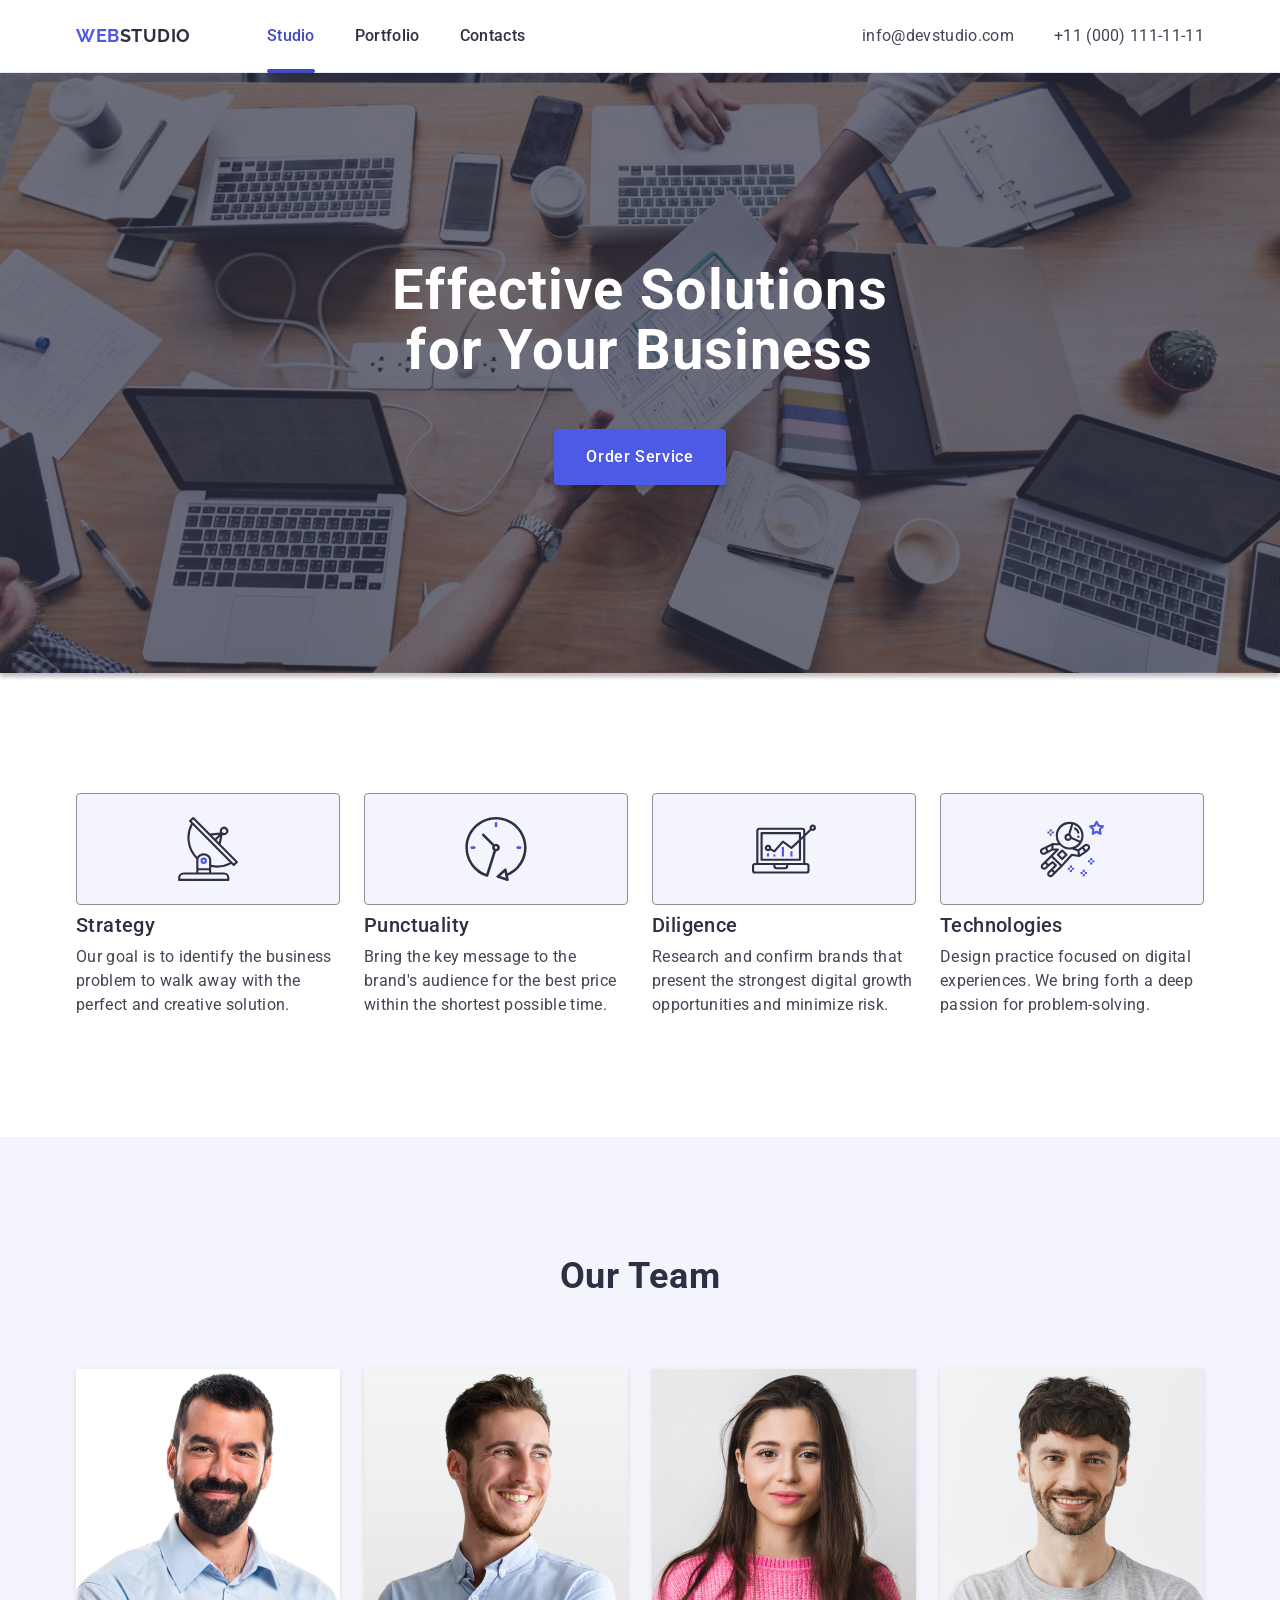
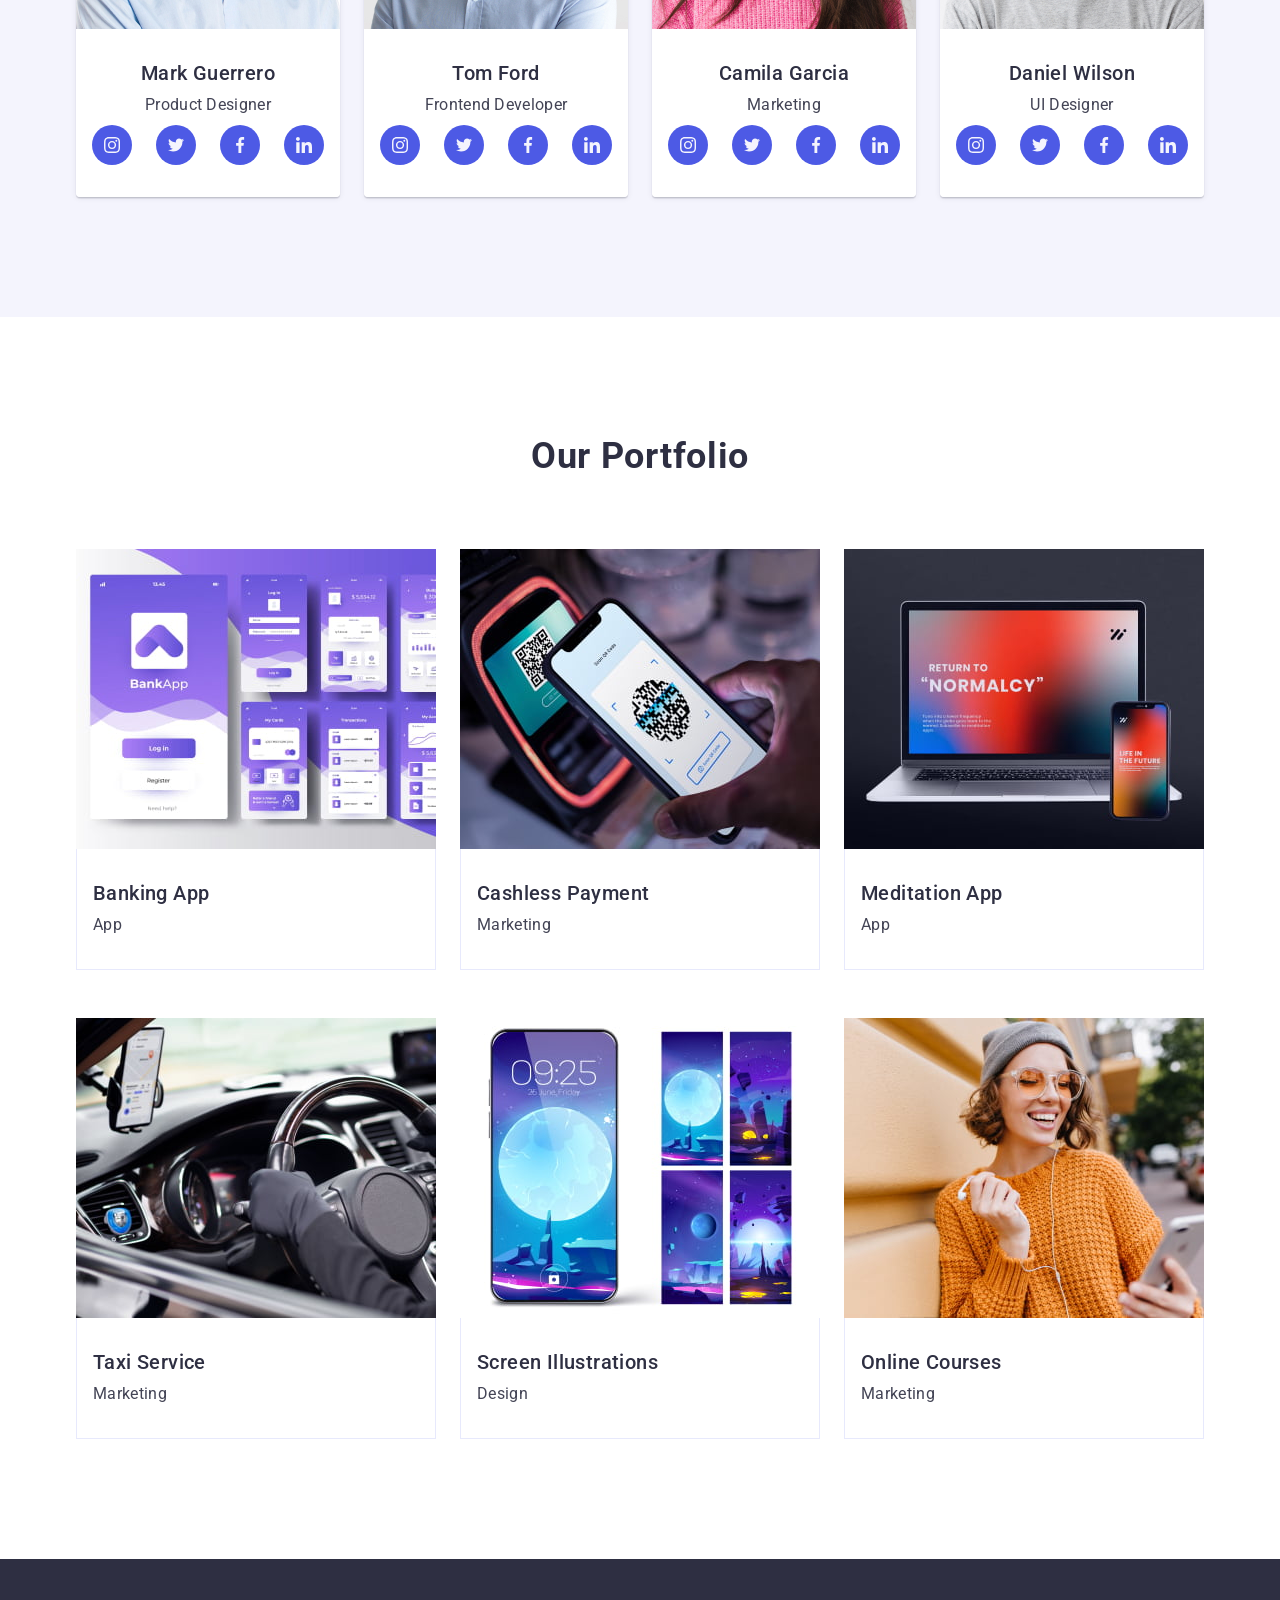
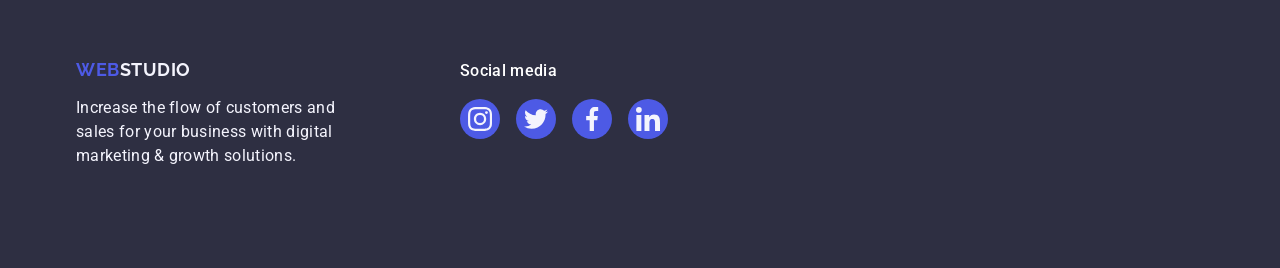
<file: index.html>
<!DOCTYPE html>
<html lang="en">
  <head>
    <meta charset="UTF-8" />
    <meta http-equiv="X-UA-Compatible" content="IE=edge" />
    <meta name="viewport" content="width=device-width, initial-scale=1.0" />
    <title>goit-markup-hw-02</title>
    <link rel="preconnect" href="https://fonts.googleapis.com" />
    <link rel="preconnect" href="https://fonts.gstatic.com" crossorigin />
    <link
      href="https://fonts.googleapis.com/css2?family=Raleway:wght@800&family=Roboto:wght@400;500;700;900&display=swap"
      rel="stylesheet"
    />
    <link
      rel="stylesheet"
      href="https://cdnjs.cloudflare.com/ajax/libs/modern-normalize/1.0.0/modern-normalize.min.css"
    />
    <link rel="stylesheet" href="./css/styles.css" />
  </head>
  <body>
    <!-- header -->
    <header class="header-styles">
      <div class="container header-container">
        <nav class="header-nav">
          <a href="./index.html" class="logo-header logo-style-header"
            >Web<span class="logo-web">Studio</span></a
          >
          <ul class="list-elements nav-list">
            <li>
              <a
                href="./index.html"
                class="navigation-link-styles nav-link-list current-page"
                >Studio</a
              >
            </li>
            <li>
              <a href="" class="navigation-link-styles nav-link-list"
                >Portfolio</a
              >
            </li>
            <li>
              <a href="" class="navigation-link-styles nav-link-list"
                >Contacts</a
              >
            </li>
          </ul>
        </nav>
        <address class="address-style">
          <ul class="list-elements address-list">
            <li>
              <a href="mailto:info@devstudio.com" class="address-styles"
                >info@devstudio.com</a
              >
            </li>
            <li>
              <a href="tel:+110001111111" class="address-styles"
                >+11 (000) 111-11-11</a
              >
            </li>
          </ul>
        </address>
      </div>
    </header>
    <!-- main -->
    <main>
      <!-- section one -->
      <section class="background-clr-sec-one section-hero-position">
        <div class="container">
          <h1 class="hero-title hero-margin">
            Effective Solutions for Your Business
          </h1>
          <button type="button" class="buttons style-but">Order Service</button>
        </div>
      </section>
      <!-- section two -->
      <section class="section">
        <div class="container cont-sec-two">
          <h2 class="visually-hidden">Our advantages</h2>
          <ul class="list-elements sec-two-list">
            <li class="list-section-two">
              <div class="icon-container">
                <svg width="64" height="64">
                  <use href="./images/icons.svg#icon-antenna"></use>
                </svg>
              </div>
              <h3 class="heading-advantages">Strategy</h3>
              <p class="description-advantages">
                Our goal is to identify the business problem to walk away with
                the perfect and creative solution.
              </p>
            </li>
            <li class="list-section-two">
              <div class="icon-container">
                <svg width="64" height="64">
                  <use href="./images/icons.svg#icon-clock"></use>
                </svg>
              </div>
              <h3 class="heading-advantages">Punctuality</h3>
              <p class="description-advantages">
                Bring the key message to the brand's audience for the best price
                within the shortest possible time.
              </p>
            </li>
            <li class="list-section-two">
              <div class="icon-container">
                <svg width="64" height="64">
                  <use href="./images/icons.svg#icon-diagram"></use>
                </svg>
              </div>
              <h3 class="heading-advantages">Diligence</h3>
              <p class="description-advantages">
                Research and confirm brands that present the strongest digital
                growth opportunities and minimize risk.
              </p>
            </li>
            <li class="list-section-two">
              <div class="icon-container">
                <svg width="64" height="64">
                  <use href="./images/icons.svg#icon-astronaut"></use>
                </svg>
              </div>
              <h3 class="heading-advantages">Technologies</h3>
              <p class="description-advantages">
                Design practice focused on digital experiences. We bring forth a
                deep passion for problem-solving.
              </p>
            </li>
          </ul>
        </div>
      </section>
      <!-- section three  -->
      <section class="background-clr-sec-three section">
        <div class="container">
          <h2 class="title-section-three sec-three-pos">Our Team</h2>
          <ul class="list-elements list-card-team">
            <li class="team-cards-color">
              <img
                src="./images/mark-guerrero-opt.jpg"
                alt="Mark Guerrero"
                width="264"
              />
              <div class="text-under-team-card">
                <h3 class="team-names">Mark Guerrero</h3>
                <p class="team-text">Product Designer</p>

                <ul class="list-elements team-social-media">
                  <li class="team-social-media-item">
                    <a href="#" class="social-media-link">
                      <svg width="16" height="16" class="social-media-icon">
                        <use href="./images/icons.svg#icon-instagram"></use>
                      </svg>
                    </a>
                  </li>
                  <li class="team-social-media-item">
                    <a href="#" class="social-media-link">
                      <svg width="16" height="16" class="social-media-icon">
                        <use href="./images/icons.svg#icon-twitter"></use>
                      </svg>
                    </a>
                  </li>
                  <li class="team-social-media-item">
                    <a href="#" class="social-media-link">
                      <svg width="16" height="16" class="social-media-icon">
                        <use href="./images/icons.svg#icon-facebook"></use>
                      </svg>
                    </a>
                  </li>
                  <li class="team-social-media-item">
                    <a href="#" class="social-media-link">
                      <svg width="16" height="16" class="social-media-icon">
                        <use href="./images/icons.svg#icon-linkedin"></use>
                      </svg>
                    </a>
                  </li>
                </ul>
              </div>
            </li>
            <li class="team-cards-color">
              <img src="./images/tom-ford-opt.jpg" alt="Tom Ford" width="264" />
              <div class="text-under-team-card">
                <h3 class="team-names">Tom Ford</h3>
                <p class="team-text">Frontend Developer</p>

                <ul class="list-elements team-social-media">
                  <li class="team-social-media-item">
                    <a href="#" class="social-media-link">
                      <svg width="16" height="16" class="social-media-icon">
                        <use href="./images/icons.svg#icon-instagram"></use>
                      </svg>
                    </a>
                  </li>
                  <li class="team-social-media-item">
                    <a href="#" class="social-media-link">
                      <svg width="16" height="16" class="social-media-icon">
                        <use href="./images/icons.svg#icon-twitter"></use>
                      </svg>
                    </a>
                  </li>
                  <li class="team-social-media-item">
                    <a href="#" class="social-media-link">
                      <svg width="16" height="16" class="social-media-icon">
                        <use href="./images/icons.svg#icon-facebook"></use>
                      </svg>
                    </a>
                  </li>
                  <li class="team-social-media-item">
                    <a href="#" class="social-media-link">
                      <svg width="16" height="16" class="social-media-icon">
                        <use href="./images/icons.svg#icon-linkedin"></use>
                      </svg>
                    </a>
                  </li>
                </ul>
              </div>
            </li>
            <li class="team-cards-color">
              <img
                src="./images/camila-garcia-opt.jpg"
                alt="Camila Garcia"
                width="264"
              />
              <div class="text-under-team-card">
                <h3 class="team-names">Camila Garcia</h3>
                <p class="team-text">Marketing</p>

                <ul class="list-elements team-social-media">
                  <li class="team-social-media-item">
                    <a href="#" class="social-media-link">
                      <svg width="16" height="16" class="social-media-icon">
                        <use href="./images/icons.svg#icon-instagram"></use>
                      </svg>
                    </a>
                  </li>
                  <li class="team-social-media-item">
                    <a href="#" class="social-media-link">
                      <svg width="16" height="16" class="social-media-icon">
                        <use href="./images/icons.svg#icon-twitter"></use>
                      </svg>
                    </a>
                  </li>
                  <li class="team-social-media-item">
                    <a href="#" class="social-media-link">
                      <svg width="16" height="16" class="social-media-icon">
                        <use href="./images/icons.svg#icon-facebook"></use>
                      </svg>
                    </a>
                  </li>
                  <li class="team-social-media-item">
                    <a href="#" class="social-media-link">
                      <svg width="16" height="16" class="social-media-icon">
                        <use href="./images/icons.svg#icon-linkedin"></use>
                      </svg>
                    </a>
                  </li>
                </ul>
              </div>
            </li>
            <li class="team-cards-color">
              <img
                src="./images/daniel-wilson-opt.jpg"
                alt="Daniel Wilson"
                width="264"
              />
              <div class="text-under-team-card">
                <h3 class="team-names">Daniel Wilson</h3>
                <p class="team-text">UI Designer</p>

                <ul class="list-elements team-social-media">
                  <li class="team-social-media-item">
                    <a href="#" class="social-media-link">
                      <svg width="16" height="16" class="social-media-icon">
                        <use href="./images/icons.svg#icon-instagram"></use>
                      </svg>
                    </a>
                  </li>
                  <li class="team-social-media-item">
                    <a href="#" class="social-media-link">
                      <svg width="16" height="16" class="social-media-icon">
                        <use href="./images/icons.svg#icon-twitter"></use>
                      </svg>
                    </a>
                  </li>
                  <li class="team-social-media-item">
                    <a href="#" class="social-media-link">
                      <svg width="16" height="16" class="social-media-icon">
                        <use href="./images/icons.svg#icon-facebook"></use>
                      </svg>
                    </a>
                  </li>
                  <li class="team-social-media-item">
                    <a href="#" class="social-media-link">
                      <svg width="16" height="16" class="social-media-icon">
                        <use href="./images/icons.svg#icon-linkedin"></use>
                      </svg>
                    </a>
                  </li>
                </ul>
              </div>
            </li>
          </ul>
        </div>
      </section>
      <!-- section four -->
      <section class="section">
        <div class="container">
          <h2 class="title-portfolio title-section-four">Our Portfolio</h2>
          <ul class="list-elements portfolio-list-elem">
            <li class="list-section-four">
              <div class="portfolio-transform">
                <img
                  src="./images/portfolio/project-card-one-opt.jpg"
                  alt="Banking App"
                  width="360"
                  height="300"
                />
                <p class="portfolio-card-text">
                  14 Stylish and User-Friendly App Design Concepts · Task
                  Manager App · Calorie Tracker App · Exotic Fruit Ecommerce App
                  · Cloud Storage App
                </p>
              </div>
              <div class="text-under-portfolio-card">
                <h3 class="title-projects">Banking App</h3>
                <p class="category-name-projects">App</p>
              </div>
            </li>
            <li class="list-section-four">
              <div class="portfolio-transform">
                <img
                  src="./images/portfolio/project-card-two-opt.jpg"
                  alt="Cashless Payment"
                  width="360"
                  height="300"
                />
                <p class="portfolio-card-text">
                  14 Stylish and User-Friendly App Design Concepts · Task
                  Manager App · Calorie Tracker App · Exotic Fruit Ecommerce App
                  · Cloud Storage App
                </p>
              </div>

              <div class="text-under-portfolio-card">
                <h3 class="title-projects">Cashless Payment</h3>
                <p class="category-name-projects">Marketing</p>
              </div>
            </li>
            <li class="list-section-four">
              <div class="portfolio-transform">
                <img
                  src="./images/portfolio/project-card-three-opt.jpg"
                  alt="Meditaion App"
                  width="360"
                  height="300"
                />
                <p class="portfolio-card-text">
                  14 Stylish and User-Friendly App Design Concepts · Task
                  Manager App · Calorie Tracker App · Exotic Fruit Ecommerce App
                  · Cloud Storage App
                </p>
              </div>
              <div class="text-under-portfolio-card">
                <h3 class="title-projects">Meditation App</h3>
                <p class="category-name-projects">App</p>
              </div>
            </li>
            <li class="list-section-four">
              <div class="portfolio-transform">
                <img
                  src="./images/portfolio/project-card-four-opt.jpg"
                  alt="Taxi Service"
                  width="360"
                  height="300"
                />
                <p class="portfolio-card-text">
                  14 Stylish and User-Friendly App Design Concepts · Task
                  Manager App · Calorie Tracker App · Exotic Fruit Ecommerce App
                  · Cloud Storage App
                </p>
              </div>
              <div class="text-under-portfolio-card">
                <h3 class="title-projects">Taxi Service</h3>
                <p class="category-name-projects">Marketing</p>
              </div>
            </li>
            <li class="list-section-four">
              <div class="portfolio-transform">
                <img
                  src="./images/portfolio/project-card-five-opt.jpg"
                  alt="Screen Illustrations"
                  width="360"
                  height="300"
                />
                <p class="portfolio-card-text">
                  14 Stylish and User-Friendly App Design Concepts · Task
                  Manager App · Calorie Tracker App · Exotic Fruit Ecommerce App
                  · Cloud Storage App
                </p>
              </div>
              <div class="text-under-portfolio-card">
                <h3 class="title-projects">Screen Illustrations</h3>
                <p class="category-name-projects">Design</p>
              </div>
            </li>
            <li class="list-section-four">
              <div class="portfolio-transform">
                <img
                  src="./images/portfolio/project-card-six-opt.jpg"
                  alt="Online Courses"
                  width="360"
                  height="300"
                />
                <p class="portfolio-card-text">
                  14 Stylish and User-Friendly App Design Concepts · Task
                  Manager App · Calorie Tracker App · Exotic Fruit Ecommerce App
                  · Cloud Storage App
                </p>
              </div>
              <div class="text-under-portfolio-card">
                <h3 class="title-projects">Online Courses</h3>
                <p class="category-name-projects">Marketing</p>
              </div>
            </li>
          </ul>
        </div>
      </section>
    </main>
    <!-- footer -->
    <footer class="background-clr-footer footer-pos">
      <div class="container footer-container-pos">
        <div class="footer-logo-container">
          <a href="./index.html" class="logo-footer footer-logo-pos">
            Web<span class="logo-web-footer">Studio</span></a
          >

          <p class="footer-text">
            Increase the flow of customers and sales for your business with
            digital marketing & growth solutions.
          </p>
        </div>
        <div class="footer-social">
          <p class="footer-paragraph">Social media</p>
          <ul class="list-elements footer-social-media-list">
            <li class="footer-social-media-item">
              <a href="#" class="foorer-social-link">
                <svg width="24" height="24" class="footer-social-icon">
                  <use href="./images/icons.svg#icon-instagram"></use>
                </svg>
              </a>
            </li>
            <li class="footer-social-media-item">
              <a href="#" class="foorer-social-link">
                <svg width="24" height="24" class="footer-social-icon">
                  <use href="./images/icons.svg#icon-twitter"></use>
                </svg>
              </a>
            </li>
            <li class="footer-social-media-item">
              <a href="#" class="foorer-social-link">
                <svg width="24" height="24" class="footer-social-icon">
                  <use href="./images/icons.svg#icon-facebook"></use>
                </svg>
              </a>
            </li>
            <li class="footer-social-media-item">
              <a href="#" class="foorer-social-link">
                <svg width="24" height="24" class="footer-social-icon">
                  <use href="./images/icons.svg#icon-linkedin"></use>
                </svg>
              </a>
            </li>
          </ul>
        </div>
      </div>
    </footer>
  </body>
</html>
</file>
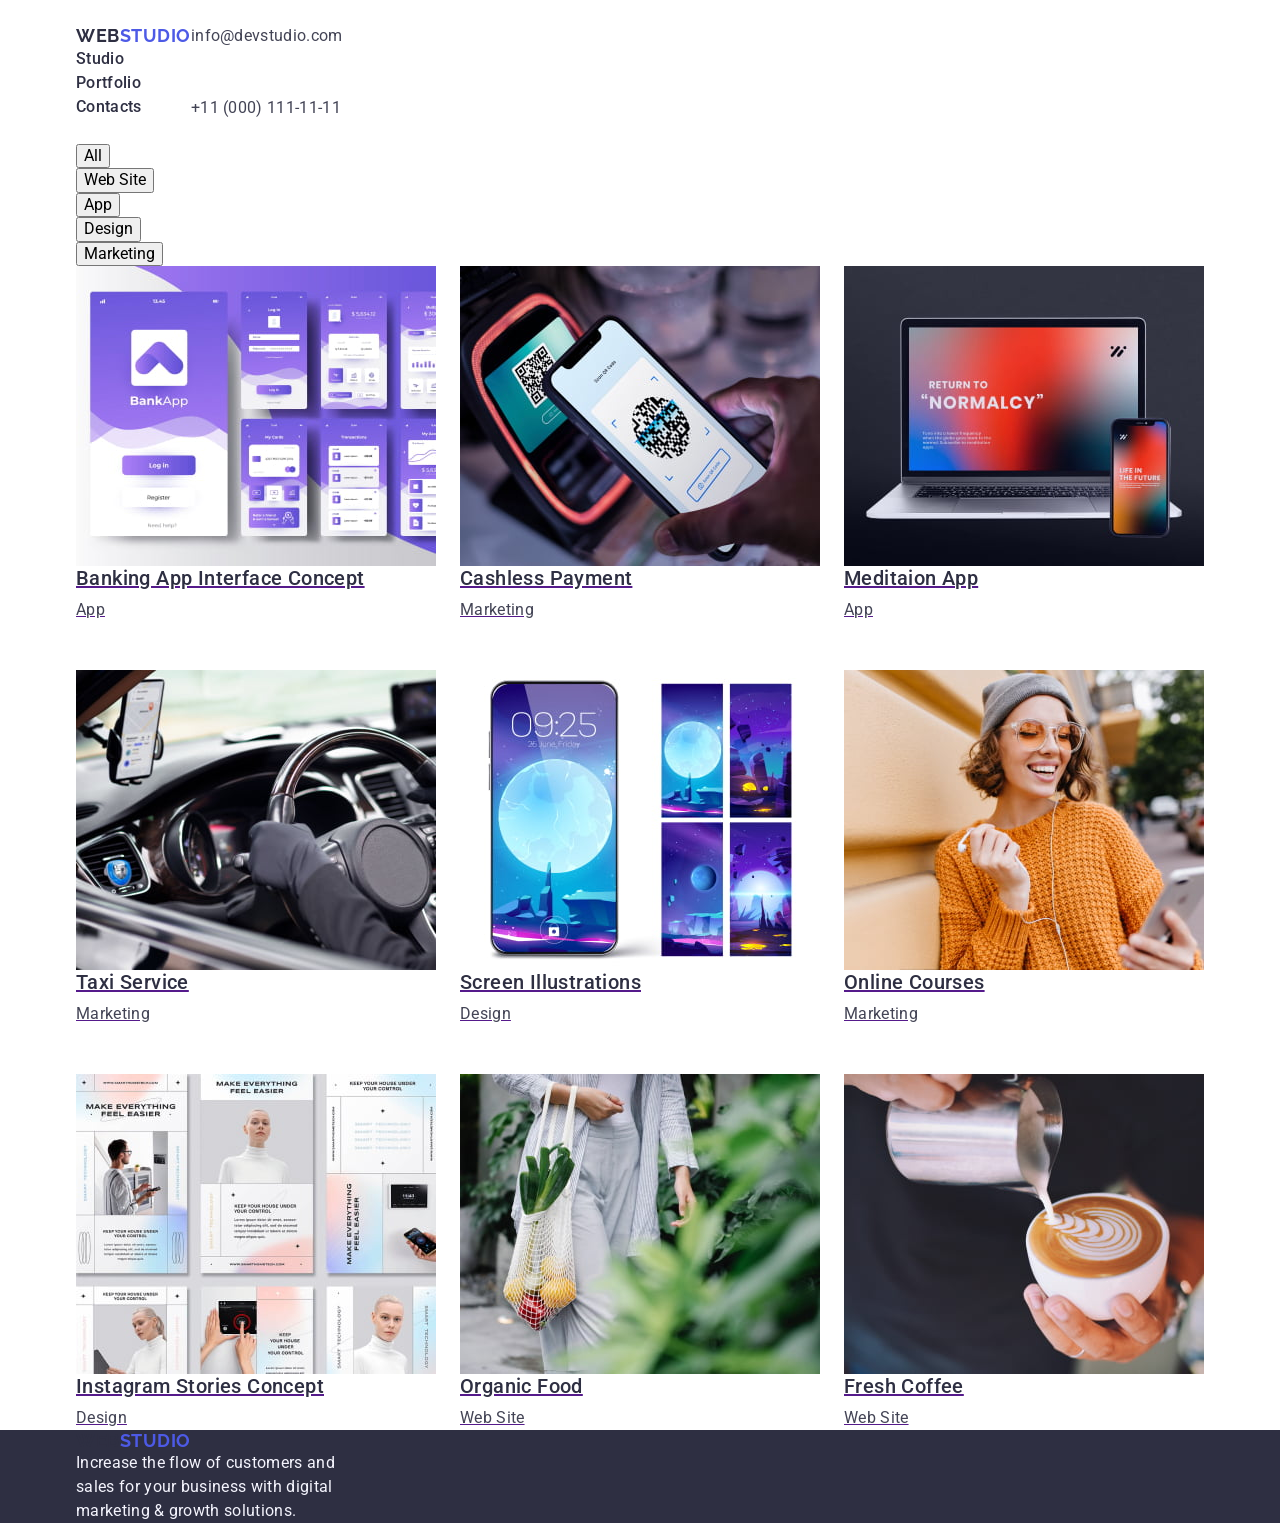
<file: portfolio.html>
<!DOCTYPE html>
<html lang="en">
  <head>
    <meta charset="UTF-8" />
    <meta http-equiv="X-UA-Compatible" content="IE=edge" />
    <meta name="viewport" content="width=device-width, initial-scale=1.0" />
    <title>goit-markup-hw-02</title>
    <link rel="preconnect" href="https://fonts.googleapis.com" />
    <link rel="preconnect" href="https://fonts.gstatic.com" crossorigin />
    <link
      href="https://fonts.googleapis.com/css2?family=Raleway:wght@800&family=Roboto:wght@400;500;700;900&display=swap"
      rel="stylesheet"
    />
    <link
      rel="stylesheet"
      href="https://cdnjs.cloudflare.com/ajax/libs/modern-normalize/1.0.0/modern-normalize.min.css"
    />
    <link rel="stylesheet" href="./css/styles.css" />
  </head>
  <body>
    <!-- header -->
    <header class="header">
      <div class="container">
        <div class="header-container">
          <nav class="header-cont-nav">
            <a href="./index.html" class="logo-header"
              ><span class="logo-web">Web</span>Studio</a
            >
            <ul class="list-elements header-list-menu">
              <li>
                <a
                  href="./index.html"
                  class="navigation-link-styles header-nav-link"
                  >Studio</a
                >
              </li>
              <li>
                <a
                  href="./portfolio.html"
                  class="navigation-link-styles header-nav-link"
                  >Portfolio</a
                >
              </li>
              <li>
                <a href="" class="navigation-link-styles header-nav-link"
                  >Contacts</a
                >
              </li>
            </ul>
          </nav>
          <address>
            <ul class="list-elements header-list-menu">
              <li>
                <a href="mailto:info@devstudio.com" class="address-styles"
                  >info@devstudio.com</a
                >
              </li>
              <li>
                <a href="tel:+110001111111" class="address-styles"
                  >+11 (000) 111-11-11</a
                >
              </li>
            </ul>
          </address>
        </div>
      </div>
    </header>
    <!-- main -->
    <main>
      <!-- section one -->
      <section class="portfilio-sec-pos">
        <div class="container">
          <h1 class="title-portfolio visually-hidden">All projects</h1>
          <ul class="list-elements portfolio-list-buttons">
            <li><button type="button" class="btn-portfolio">All</button></li>
            <li>
              <button type="button" class="btn-portfolio">Web Site</button>
            </li>
            <li><button type="button" class="btn-portfolio">App</button></li>
            <li>
              <button type="button" class="btn-portfolio">Design</button>
            </li>
            <li>
              <button type="button" class="btn-portfolio">Marketing</button>
            </li>
          </ul>
          <ul class="list-elements portfolio-list-elem">
            <li>
              <a href="" class="portfolio-links-cards"
                ><img
                  src="./images/portfolio/project-card-one-opt.jpg"
                  alt="Banking App Interface Concept"
                  width="360"
                  height="300"
                />
                <div class="port-list-elem-text">
                  <h3 class="title-projects">Banking App Interface Concept</h3>
                  <p class="category-name-projects">App</p>
                </div></a
              >
            </li>
            <li>
              <a href="" class="portfolio-links-cards"
                ><img
                  src="./images/portfolio/project-card-two-opt.jpg"
                  alt="Cashless Payment"
                  width="360"
                  height="300"
                />
                <div class="port-list-elem-text">
                  <h3 class="title-projects">Cashless Payment</h3>
                  <p class="category-name-projects">Marketing</p>
                </div></a
              >
            </li>
            <li>
              <a href="" class="portfolio-links-cards"
                ><img
                  src="./images/portfolio/project-card-three-opt.jpg"
                  alt="Meditaion App"
                  width="360"
                  height="300"
                />
                <div class="port-list-elem-text">
                  <h3 class="title-projects">Meditaion App</h3>
                  <p class="category-name-projects">App</p>
                </div></a
              >
            </li>
            <li>
              <a href="" class="portfolio-links-cards"
                ><img
                  src="./images/portfolio/project-card-four-opt.jpg"
                  alt="Taxi Service"
                  width="360"
                  height="300"
                />
                <div class="port-list-elem-text">
                  <h3 class="title-projects">Taxi Service</h3>
                  <p class="category-name-projects">Marketing</p>
                </div></a
              >
            </li>
            <li>
              <a href="" class="portfolio-links-cards"
                ><img
                  src="./images/portfolio/project-card-five-opt.jpg"
                  alt="Screen Illustrations"
                  width="360"
                  height="300"
                />
                <div class="port-list-elem-text">
                  <h3 class="title-projects">Screen Illustrations</h3>
                  <p class="category-name-projects">Design</p>
                </div></a
              >
            </li>
            <li>
              <a href="" class="portfolio-links-cards"
                ><img
                  src="./images/portfolio/project-card-six-opt.jpg"
                  alt="Online Courses"
                  width="360"
                  height="300"
                />
                <div class="port-list-elem-text">
                  <h3 class="title-projects">Online Courses</h3>
                  <p class="category-name-projects">Marketing</p>
                </div></a
              >
            </li>
            <li>
              <a href="" class="portfolio-links-cards"
                ><img
                  src="./images/portfolio/project-card-seven-opt.jpg"
                  alt="Instagram Stories Concept"
                  width="360"
                  height="300"
                />
                <div class="port-list-elem-text">
                  <h3 class="title-projects">Instagram Stories Concept</h3>
                  <p class="category-name-projects">Design</p>
                </div></a
              >
            </li>
            <li>
              <a href="" class="portfolio-links-cards"
                ><img
                  src="./images/portfolio/project-card-eight-opt.jpg"
                  alt="Organic Food"
                  width="360"
                  height="300"
                />
                <div class="port-list-elem-text">
                  <h3 class="title-projects">Organic Food</h3>
                  <p class="category-name-projects">Web Site</p>
                </div></a
              >
            </li>
            <li>
              <a href="" class="portfolio-links-cards"
                ><img
                  src="./images/portfolio/project-card-nine-opt.jpg"
                  alt="Fresh Coffee"
                  width="360"
                  height="300"
                />
                <div class="port-list-elem-text">
                  <h3 class="title-projects">Fresh Coffee</h3>
                  <p class="category-name-projects">Web Site</p>
                </div></a
              >
            </li>
          </ul>
        </div>
      </section>
    </main>
    <!-- footer -->
    <footer class="background-clr-footer">
      <div class="container">
        <div class="footer-position">
          <a href="./index.html" class="logo-footer"
            ><span class="logo-web">Web</span>Studio</a
          >
          <p class="footer-text">
            Increase the flow of customers and sales for your business with
            digital marketing & growth solutions.
          </p>
        </div>
      </div>
    </footer>
  </body>
</html>
</file>
<file: css/styles.css>
:root {
  --brand-background-color: #fff;
  --secondary-background-color: #2e2f42;
  --dark-logo-color: #4d5ae5;
  --light-logo-color: #4d5ae5;
  --side-logo-color: #2e2f42;
  --dark-bold-text-color: #2e2f42;
  --main-color-text: #434455;
  --hover-shift: #404bbf;
  --focus-shift: #404bbf;
  --light-text-color: #fff;
  --background-buttons-color: #4d5ae5;
  --background-color-team-cards: #fff;
  --footer-text-color: #f4f4fd;
  /* Portfolio */
  --background-btn-clr-portfolio: #f4f4fd;
  --clr-btn-portfolio: #4d5ae5;
}
/* body styles */
body {
  font-family: "Roboto", sans-serif;
  font-size: 16px;
  background-color: var(--brand-background-color);
  color: var(--main-color-text);
}
/* visually-hidden */
.visually-hidden {
  position: absolute;
  width: 1px;
  height: 1px;
  margin: -1px;
  border: 0;
  padding: 0;
  white-space: nowrap;
  clip-path: inset(100%);
  clip: rect(0 0 0 0);
  overflow: hidden;
}
/* header */

.header-styles {
  border-bottom: 1px solid #e7e9fc;
  box-shadow: 0 1px 6px 0 rgba(46, 47, 66, 0.08),
    0 1px 1px 0 rgba(46, 47, 66, 0.16), 0 2px 1px 0 rgba(46, 47, 66, 0.08);
}

.header-nav {
  display: flex;
  align-items: center;
}
.header-container {
  display: flex;
  align-items: center;
}

.nav-list {
  display: flex;
  align-items: center;
  gap: 40px;
}

.address-list {
  display: flex;
  align-items: center;
  gap: 40px;
}

.logo-style-header {
  padding: 24px 0;
  margin-right: 76px;
}

.nav-link-list {
  display: block;
  padding: 24px 0;
}

/* Location of elements on the page */

p,
h1,
h2,
h3,
h4,
h5,
h6 {
  margin: 0;
}

ul {
  margin: 0;
  padding-left: 0;
}

img {
  display: block;
}

.container {
  max-width: 1158px;
  padding-left: 15px;
  padding-right: 15px;
  margin-left: auto;
  margin-right: auto;
}

.section {
  padding: 120px 0;
}

/* logo */
.logo-header {
  font-family: "Raleway", sans-serif;
  font-weight: 700;
  font-size: 18px;
  line-height: 1.17;
  color: var(--dark-logo-color);
  text-decoration: none;
  text-transform: uppercase;
  letter-spacing: 0.03em;
}
/* address style */
.address-style {
  font-style: normal;
  margin-left: auto;
}
.logo-web {
  color: var(--side-logo-color);
}
.logo-web-footer {
  color: #f4f4fd;
}

/* list-elements */
.list-elements {
  list-style-type: none;
}
/* navigation-links */
.navigation-link-styles {
  color: var(--dark-bold-text-color);
  text-decoration: none;
  font-weight: 500;
  line-height: 1.5;
  letter-spacing: 0.02em;

  transition: color 250ms cubic-bezier(0.4, 0, 0.2, 1);
}
.navigation-link-styles:hover {
  color: var(--hover-shift);
}
.navigation-link-styles:focus {
  color: var(--focus-shift);
}
/* header-address */
.address-styles {
  color: var(--main-color-text);
  font-style: normal;
  text-decoration: none;
  line-height: 1.5;
  letter-spacing: 0.02em;
  display: block;
  padding: 24px 0;
  transition: color 250ms cubic-bezier(0.4, 0, 0.2, 1);
}
.address-styles:hover {
  color: var(--hover-shift);
}
.address-styles:focus {
  color: var(--focus-shift);
}

.current-page {
  position: relative;
  color: #404bbf;
}

.current-page::after {
  content: "";
  position: absolute;
  left: 0;
  width: 100%;
  height: 4px;
  bottom: -1px;
  background-color: #404bbf;
  border-radius: 2px;
}

/* section one */

.section-hero-position {
  padding-top: 188px;
  padding-bottom: 188px;
}

.background-clr-sec-one {
  background-color: #2e2f42;
  background-image: linear-gradient(
      rgba(46, 47, 66, 0.7),
      rgba(46, 47, 66, 0.7)
    ),
    url(../images/bg-people-office-opt.jpg);
  background-repeat: no-repeat;
  background-size: cover;
  background-position: center;
  max-width: 1440px;
  margin: 0 auto;
  box-shadow: 0 4px 4px 0 rgba(0, 0, 0, 0.25);
}
.hero-title {
  font-size: 56px;
  line-height: 1.07;
  font-weight: 700;
  color: var(--light-text-color);
  letter-spacing: 0.02em;
  text-align: center;
}

.hero-margin {
  max-width: 496px;
  margin-left: auto;
  margin-right: auto;
}

/* button-hero section */
.buttons {
  background-color: var(--background-buttons-color);
  color: var(--light-text-color);
  font-family: "Roboto", sans-serif;
  font-style: normal;
  font-size: 16px;
  line-height: 1.5;
  font-weight: 500;
  cursor: pointer;
  letter-spacing: 0.04em;
  transition: background-color 250ms cubic-bezier(0.4, 0, 0.2, 1);
}
.buttons:hover {
  background-color: var(--hover-shift);
}
.buttons:focus {
  background-color: var(--focus-shift);
}

.style-but {
  display: block;
  margin-left: auto;
  margin-right: auto;
  margin-top: 48px;
  padding: 16px 32px;
  border-radius: 4px;
  box-shadow: 0 4px 4px 0 rgba(0, 0, 0, 0.15);
  border: transparent;
  min-width: 169px;
}

/* section two */

/* .title-section-two {
  font-weight: 700;
  color: var(--dark-bold-text-color);
  font-size: 36px;
  line-height: 1.11;
  text-transform: capitalize;
  margin-bottom: 2px;
} */

.heading-advantages {
  font-weight: 500;
  font-size: 20px;
  line-height: 1.2;
  color: var(--dark-bold-text-color);
  letter-spacing: 0.02em;
  margin-bottom: 8px;
}
.description-advantages {
  letter-spacing: 0.02em;
  line-height: 1.5;
}

.sec-two-list {
  display: flex;
  gap: 24px;
}

.sec-two-list > li {
  flex-basis: calc((100% - 72px) / 4);
}

.cont-sec-two {
  display: flex;
}

.icon-container {
  width: 264px;
  height: 112px;
  border: 1px solid #8e8f99;
  border-radius: 4px;
  background-color: #f4f4fd;
  display: flex;
  justify-content: center;
  align-items: center;
  margin-bottom: 8px;
}

/* section three Our team */
.background-clr-sec-three {
  background-color: #f4f4fd;
}
.title-section-three {
  font-weight: 700;
  color: var(--dark-bold-text-color);
  font-size: 36px;
  line-height: 1.11;
  letter-spacing: 0.02em;
  text-transform: capitalize;
  text-align: center;
}

.team-cards-color {
  border-radius: 0 0 4px 4px;
  box-shadow: 0 2px 1px 0 rgba(46, 47, 66, 0.08),
    0 1px 1px 0 rgba(46, 47, 66, 0.16), 0 1px 6px 0 rgba(46, 47, 66, 0.08);
}

.sec-three-pos {
  margin-bottom: 72px;
}

.team-names {
  font-weight: 500;
  font-size: 20px;
  line-height: 1.2;
  color: var(--dark-bold-text-color);
  letter-spacing: 0.02em;
  margin-bottom: 8px;
}
.team-text {
  line-height: 1.5;
  letter-spacing: 0.02em;
}

.text-under-team-card {
  padding: 32px 0px;
  text-align: center;
  background-color: #fff;
  border-radius: 0 0 4px 4px;
}

.list-card-team {
  display: flex;
  gap: 24px;
}

.list-card-team > li {
  flex-basis: calc((100% - 72px) / 4);
}

.team-social-media {
  display: flex;
  align-items: center;
  justify-content: center;
  gap: 24px;
  margin-top: 8px;
}

.team-social-media-item {
  width: 40px;
  height: 40px;
}

.social-media-icon {
  fill: #f4f4fd;
}

.social-media-link {
  display: flex;
  align-items: center;
  justify-content: center;
  width: 100%;
  height: 100%;
  border-radius: 50%;
  background-color: var(--background-buttons-color);
  transition: background-color 250ms cubic-bezier(0.4, 0, 0.2, 1);
}

.social-media-link:hover,
.social-media-link:focus {
  background-color: var(--hover-shift);
}

/* section four portfolio page */
.title-portfolio {
  font-weight: 700;
  color: var(--dark-bold-text-color);
  font-size: 36px;
  line-height: 1.11;
  letter-spacing: 0.02em;
  text-align: center;
}

.portfolio-list-elem {
  display: flex;
  flex-wrap: wrap;
  row-gap: 48px;
  column-gap: 24px;
}

.title-projects {
  font-weight: 500;
  font-size: 20px;
  line-height: 1.2;
  color: var(--dark-bold-text-color);
  letter-spacing: 0.02em;
  margin-bottom: 8px;
}
.category-name-projects {
  letter-spacing: 0.02em;
  line-height: 1.5;
  color: var(--main-color-text);
}

.title-section-four {
  margin-bottom: 72px;
}

.text-under-portfolio-card {
  padding: 32px 16px;
  border-left: 1px solid #e7e9fc;
  border-right: 1px solid #e7e9fc;
  border-bottom: 1px solid #e7e9fc;
}

.list-section-four {
  transition: box-shadow 250ms cubic-bezier(0.4, 0, 0.2, 1);
}

.list-section-four:hover {
  box-shadow: 0 2px 1px 0 rgba(46, 47, 66, 0.08),
    0 1px 1px 0 rgba(46, 47, 66, 0.16), 0 1px 6px 0 rgba(46, 47, 66, 0.08);
}

.portfolio-transform {
  position: relative;
  overflow: hidden;
}

.portfolio-card-text {
  font-family: "Roboto", sans-serif;
  font-size: 16px;
  font-weight: 400;
  line-height: 1.5;
  letter-spacing: 0.02em;
  color: #f4f4fd;
  background-color: #4d5ae5;
  position: absolute;
  top: 0;
  height: 100%;
  transform: translateY(100%);
  padding: 40px 32px;
  transition: transform 250ms cubic-bezier(0.4, 0, 0.2, 1);
}

.list-section-four:hover .portfolio-card-text {
  transform: translate(0);
}

/* footer */
.background-clr-footer {
  background-color: var(--secondary-background-color);
}
.footer-text {
  color: var(--footer-text-color);
  letter-spacing: 0.02em;
  line-height: 1.5;
  width: 264px;
}

/* logo footer */
.logo-footer {
  font-family: "Raleway", sans-serif;
  font-weight: 800;
  font-size: 18px;
  line-height: 1.17;
  color: var(--light-logo-color);
  text-decoration: none;
  text-transform: uppercase;
  letter-spacing: 0.03em;
  font-weight: 700;
}

.footer-pos {
  padding: 100px 0;
}

.footer-logo-pos {
  display: inline-block;
  margin-bottom: 16px;
}

/* footer-social */

.footer-container-pos {
  display: flex;
  align-items: baseline;
}

.footer-logo-container {
  margin-right: 120px;
}

.footer-paragraph {
  font-weight: 500;
  font-size: 16px;
  line-height: 1.5;
  letter-spacing: 0.02em;
  color: #fff;
  margin-bottom: 16px;
}

.foorer-social-link {
  display: flex;
  align-items: center;
  justify-content: center;
  width: 100%;
  height: 100%;
  border-radius: 50%;
  background-color: var(--background-buttons-color);
  transition: background-color 250ms cubic-bezier(0.4, 0, 0.2, 1);
}

.foorer-social-link:hover,
.foorer-social-link:focus {
  background-color: #31d0aa;
}

.footer-social-media-item {
  width: 40px;
  height: 40px;
}

.footer-social-media-list {
  display: flex;
  align-items: center;
  justify-content: center;
  gap: 16px;
}

.footer-social-icon {
  fill: #f4f4fd;
}
</file>
